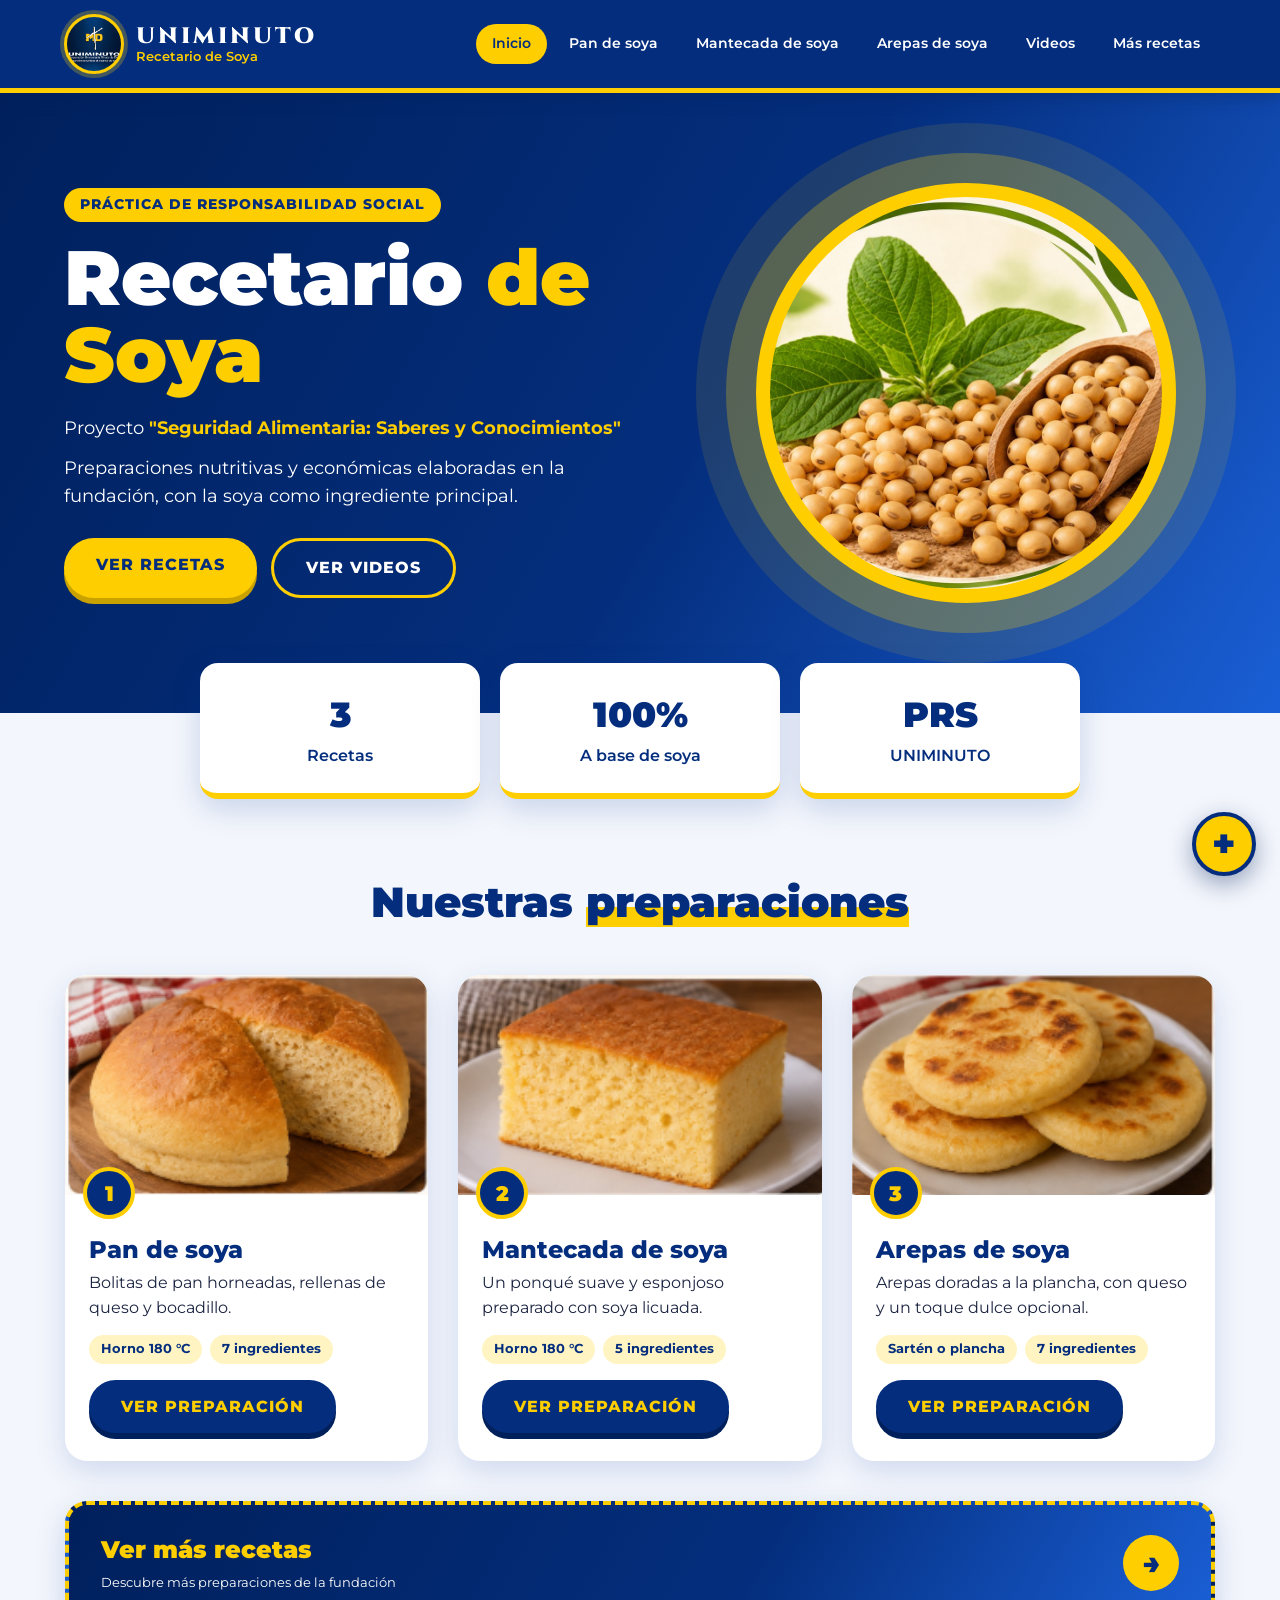
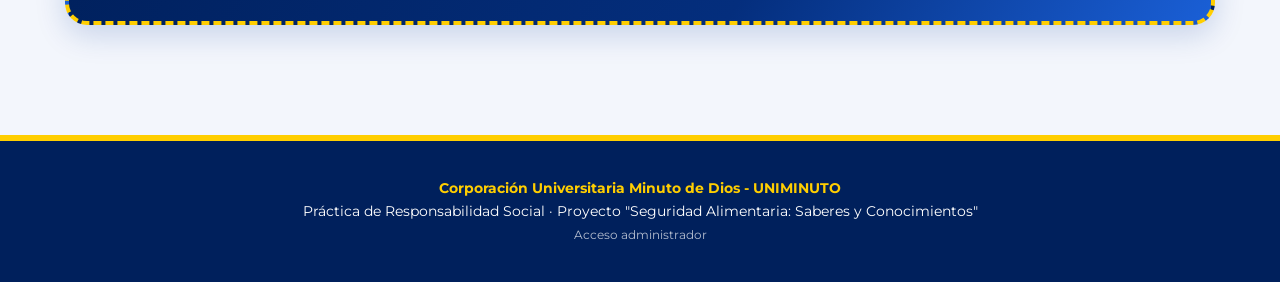
<file: index.html>
<!DOCTYPE html>
<html lang="es">
<head>
    <meta charset="UTF-8">
    <meta name="viewport" content="width=device-width, initial-scale=1.0">
    <title>Recetario de Soya - UNIMINUTO</title>
    <link rel="preconnect" href="https://fonts.googleapis.com">
    <link href="https://fonts.googleapis.com/css2?family=Cinzel:wght@700;900&family=Montserrat:wght@400;600;800;900&display=swap" rel="stylesheet">
    <link rel="stylesheet" href="pagina.css">
</head>
<body>

    <header class="barra">
        <a class="marca" href="index.html">
            <span class="marca-logo" role="img" aria-label="Logo UNIMINUTO"></span>
            <span class="marca-texto">
                <strong>UNIMINUTO</strong>
                <small>Recetario de Soya</small>
            </span>
        </a>
        <nav class="menu">
            <a href="index.html" class="activo">Inicio</a>
            
            <a href="pan-de-soya.html" class="">Pan de soya</a>
            
            <a href="mantecada-de-soya.html" class="">Mantecada de soya</a>
            
            <a href="arepas-de-soya.html" class="">Arepas de soya</a>
            
            <a href="videos.html">Videos</a>
            <a href="recetas.html">Más recetas</a>
        </nav>
    </header>

    

    <section class="portada">
        <div class="portada-contenido">
            <span class="etiqueta">Práctica de Responsabilidad Social</span>
            <h1>Recetario <span class="resaltado">de Soya</span></h1>
            <p class="portada-proyecto">Proyecto <strong>"Seguridad Alimentaria: Saberes y Conocimientos"</strong></p>
            <p>Preparaciones nutritivas y económicas elaboradas en la fundación, con la soya como ingrediente principal.</p>
            <div class="portada-botones">
                <a class="boton" href="#recetas">Ver recetas</a>
                <a class="boton boton-claro" href="videos.html">Ver videos</a>
            </div>
        </div>
        <div class="portada-circulo"></div>
    </section>

    <section class="info">
        <div class="info-item">
            <span class="info-numero">3</span>
            <span>Recetas</span>
        </div>
        <div class="info-item">
            <span class="info-numero">100%</span>
            <span>A base de soya</span>
        </div>
        <div class="info-item">
            <span class="info-numero">PRS</span>
            <span>UNIMINUTO</span>
        </div>
    </section>

    <section id="recetas" class="recetas">
        <h2 class="titulo-seccion">Nuestras <span>preparaciones</span></h2>
        <div class="tarjetas">
            
            <article class="tarjeta">
                <div class="tarjeta-imagen img-pan-de-soya">
                    <span class="tarjeta-numero">1</span>
                </div>
                <div class="tarjeta-cuerpo">
                    <h3>Pan de soya</h3>
                    <p>Bolitas de pan horneadas, rellenas de queso y bocadillo.</p>
                    <ul class="datos">
                        <li>Horno 180 °C</li>
                        <li>7 ingredientes</li>
                    </ul>
                    <a class="boton boton-azul" href="pan-de-soya.html">Ver preparación</a>
                </div>
            </article>
            
            <article class="tarjeta">
                <div class="tarjeta-imagen img-mantecada-de-soya">
                    <span class="tarjeta-numero">2</span>
                </div>
                <div class="tarjeta-cuerpo">
                    <h3>Mantecada de soya</h3>
                    <p>Un ponqué suave y esponjoso preparado con soya licuada.</p>
                    <ul class="datos">
                        <li>Horno 180 °C</li>
                        <li>5 ingredientes</li>
                    </ul>
                    <a class="boton boton-azul" href="mantecada-de-soya.html">Ver preparación</a>
                </div>
            </article>
            
            <article class="tarjeta">
                <div class="tarjeta-imagen img-arepas-de-soya">
                    <span class="tarjeta-numero">3</span>
                </div>
                <div class="tarjeta-cuerpo">
                    <h3>Arepas de soya</h3>
                    <p>Arepas doradas a la plancha, con queso y un toque dulce opcional.</p>
                    <ul class="datos">
                        <li>Sartén o plancha</li>
                        <li>7 ingredientes</li>
                    </ul>
                    <a class="boton boton-azul" href="arepas-de-soya.html">Ver preparación</a>
                </div>
            </article>
            
        </div>

        <a class="ver-mas" href="recetas.html">
            <span class="ver-mas-texto">
                <strong>Ver más recetas</strong>
                <small>Descubre más preparaciones de la fundación</small>
            </span>
            <span class="ver-mas-flecha" aria-hidden="true">&rarr;</span>
        </a>
    </section>

    

    <a class="boton-mas" href="agregar.html" title="Agregar o proponer una receta" aria-label="Agregar o proponer una receta">+</a>

    <footer class="pie">
        <p><strong>Corporación Universitaria Minuto de Dios - UNIMINUTO</strong></p>
        <p>Práctica de Responsabilidad Social · Proyecto "Seguridad Alimentaria: Saberes y Conocimientos"</p>
        <p><a href="login.html" style="opacity:.7;font-size:.85em">Acceso administrador</a></p>
    </footer>

</body>
</html>
</file>
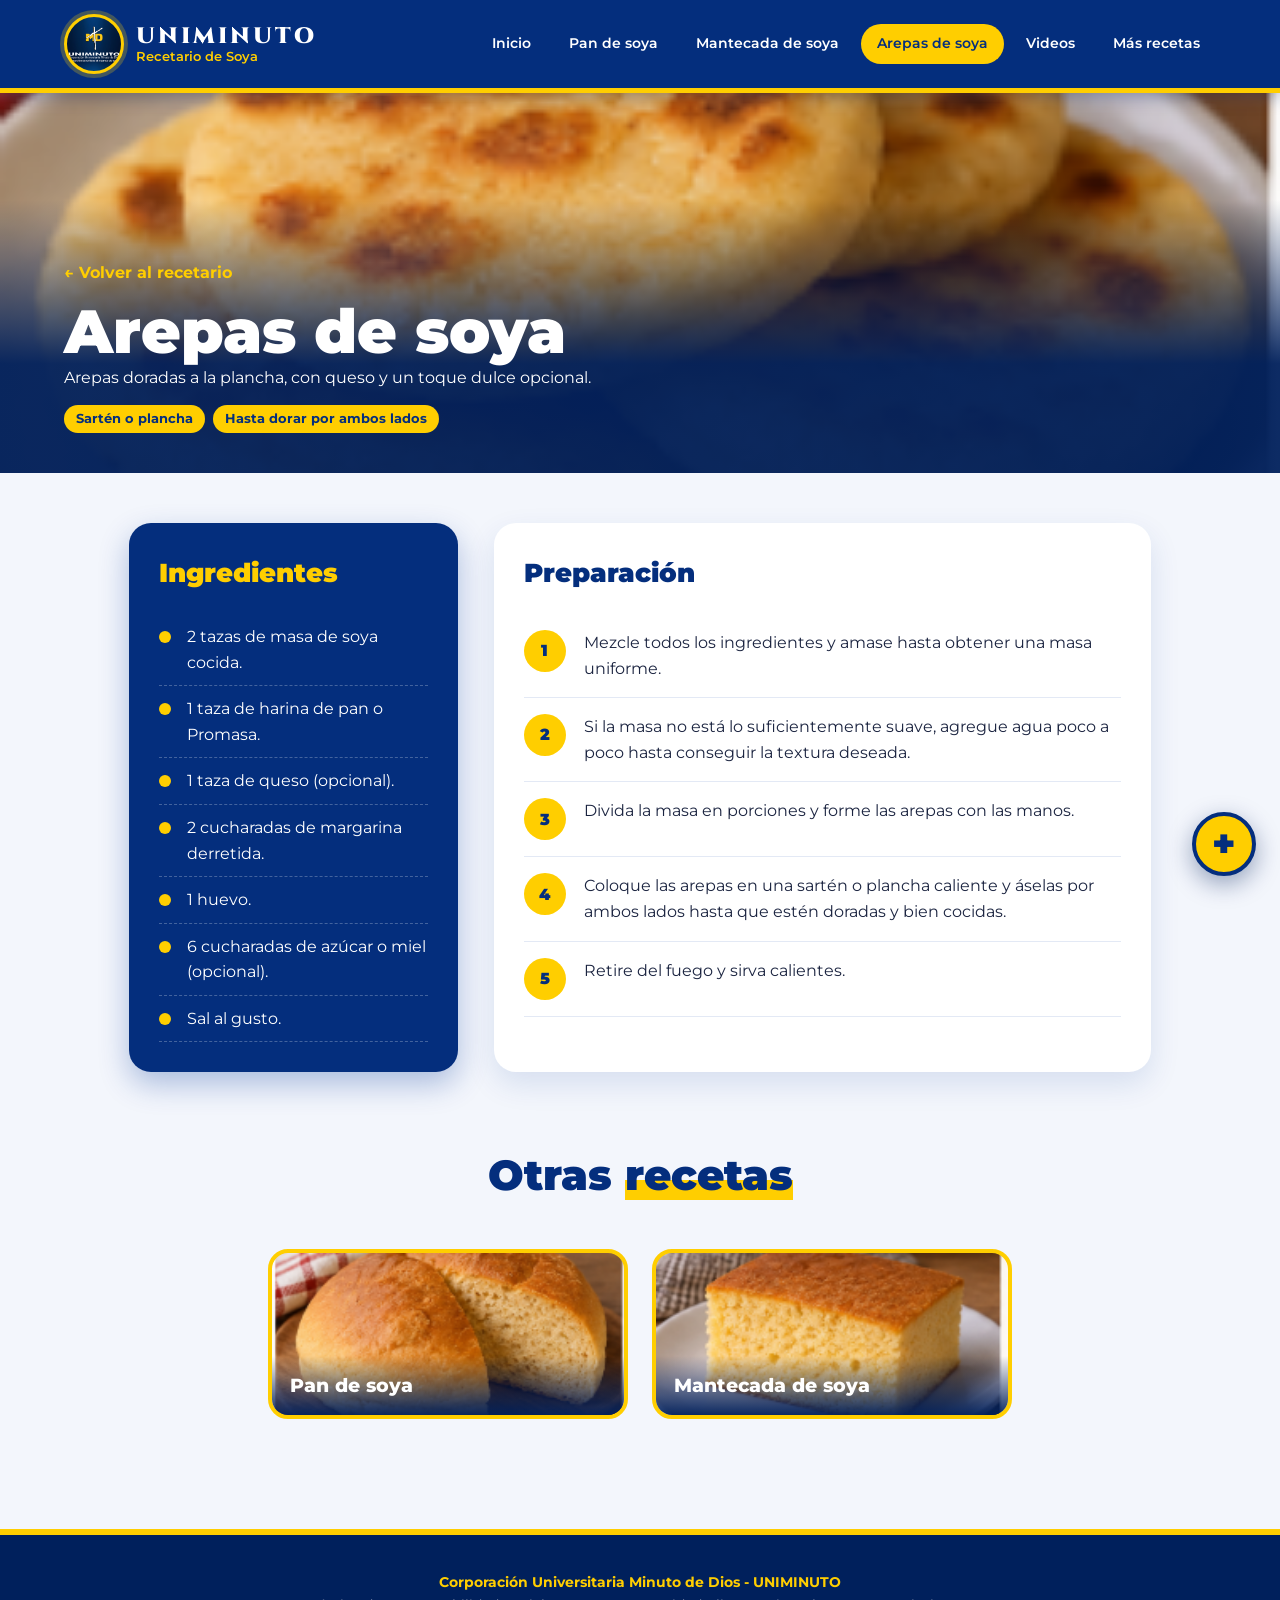
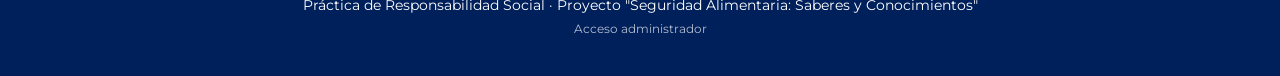
<file: arepas-de-soya.html>
<!DOCTYPE html>
<html lang="es">
<head>
    <meta charset="UTF-8">
    <meta name="viewport" content="width=device-width, initial-scale=1.0">
    <title>Arepas de soya | Recetario de Soya - UNIMINUTO</title>
    <link rel="preconnect" href="https://fonts.googleapis.com">
    <link href="https://fonts.googleapis.com/css2?family=Cinzel:wght@700;900&family=Montserrat:wght@400;600;800;900&display=swap" rel="stylesheet">
    <link rel="stylesheet" href="pagina.css">
</head>
<body>

    <header class="barra">
        <a class="marca" href="index.html">
            <span class="marca-logo" role="img" aria-label="Logo UNIMINUTO"></span>
            <span class="marca-texto">
                <strong>UNIMINUTO</strong>
                <small>Recetario de Soya</small>
            </span>
        </a>
        <nav class="menu">
            <a href="index.html" class="">Inicio</a>
            
            <a href="pan-de-soya.html" class="">Pan de soya</a>
            
            <a href="mantecada-de-soya.html" class="">Mantecada de soya</a>
            
            <a href="arepas-de-soya.html" class="activo">Arepas de soya</a>
            
            <a href="videos.html">Videos</a>
            <a href="recetas.html">Más recetas</a>
        </nav>
    </header>

    

    <section class="detalle-portada img-arepas-de-soya">
        <div class="detalle-capa">
            <a class="volver" href="index.html#recetas">&larr; Volver al recetario</a>
            <h1>Arepas de soya</h1>
            <p>Arepas doradas a la plancha, con queso y un toque dulce opcional.</p>
            <ul class="datos datos-claro">
                <li>Sartén o plancha</li>
                <li>Hasta dorar por ambos lados</li>
            </ul>
        </div>
    </section>

    <section class="detalle">
        <aside class="ingredientes">
            <h2>Ingredientes</h2>
            <ul>
                
                <li>2 tazas de masa de soya cocida.</li>
                
                <li>1 taza de harina de pan o Promasa.</li>
                
                <li>1 taza de queso (opcional).</li>
                
                <li>2 cucharadas de margarina derretida.</li>
                
                <li>1 huevo.</li>
                
                <li>6 cucharadas de azúcar o miel (opcional).</li>
                
                <li>Sal al gusto.</li>
                
            </ul>
        </aside>

        <div class="preparacion">
            <h2>Preparación</h2>
            <ol>
                
                <li><span class="paso">1</span><p>Mezcle todos los ingredientes y amase hasta obtener una masa uniforme.</p></li>
                
                <li><span class="paso">2</span><p>Si la masa no está lo suficientemente suave, agregue agua poco a poco hasta conseguir la textura deseada.</p></li>
                
                <li><span class="paso">3</span><p>Divida la masa en porciones y forme las arepas con las manos.</p></li>
                
                <li><span class="paso">4</span><p>Coloque las arepas en una sartén o plancha caliente y áselas por ambos lados hasta que estén doradas y bien cocidas.</p></li>
                
                <li><span class="paso">5</span><p>Retire del fuego y sirva calientes.</p></li>
                
            </ol>
            
        </div>
    </section>

    <section class="otras">
        <h2 class="titulo-seccion">Otras <span>recetas</span></h2>
        <div class="otras-lista">
            
            <a class="otra img-pan-de-soya" href="pan-de-soya.html">
                <span>Pan de soya</span>
            </a>
            
            <a class="otra img-mantecada-de-soya" href="mantecada-de-soya.html">
                <span>Mantecada de soya</span>
            </a>
            
        </div>
    </section>

    

    <a class="boton-mas" href="agregar.html" title="Agregar o proponer una receta" aria-label="Agregar o proponer una receta">+</a>

    <footer class="pie">
        <p><strong>Corporación Universitaria Minuto de Dios - UNIMINUTO</strong></p>
        <p>Práctica de Responsabilidad Social · Proyecto "Seguridad Alimentaria: Saberes y Conocimientos"</p>
        <p><a href="login.html" style="opacity:.7;font-size:.85em">Acceso administrador</a></p>
    </footer>

</body>
</html>
</file>
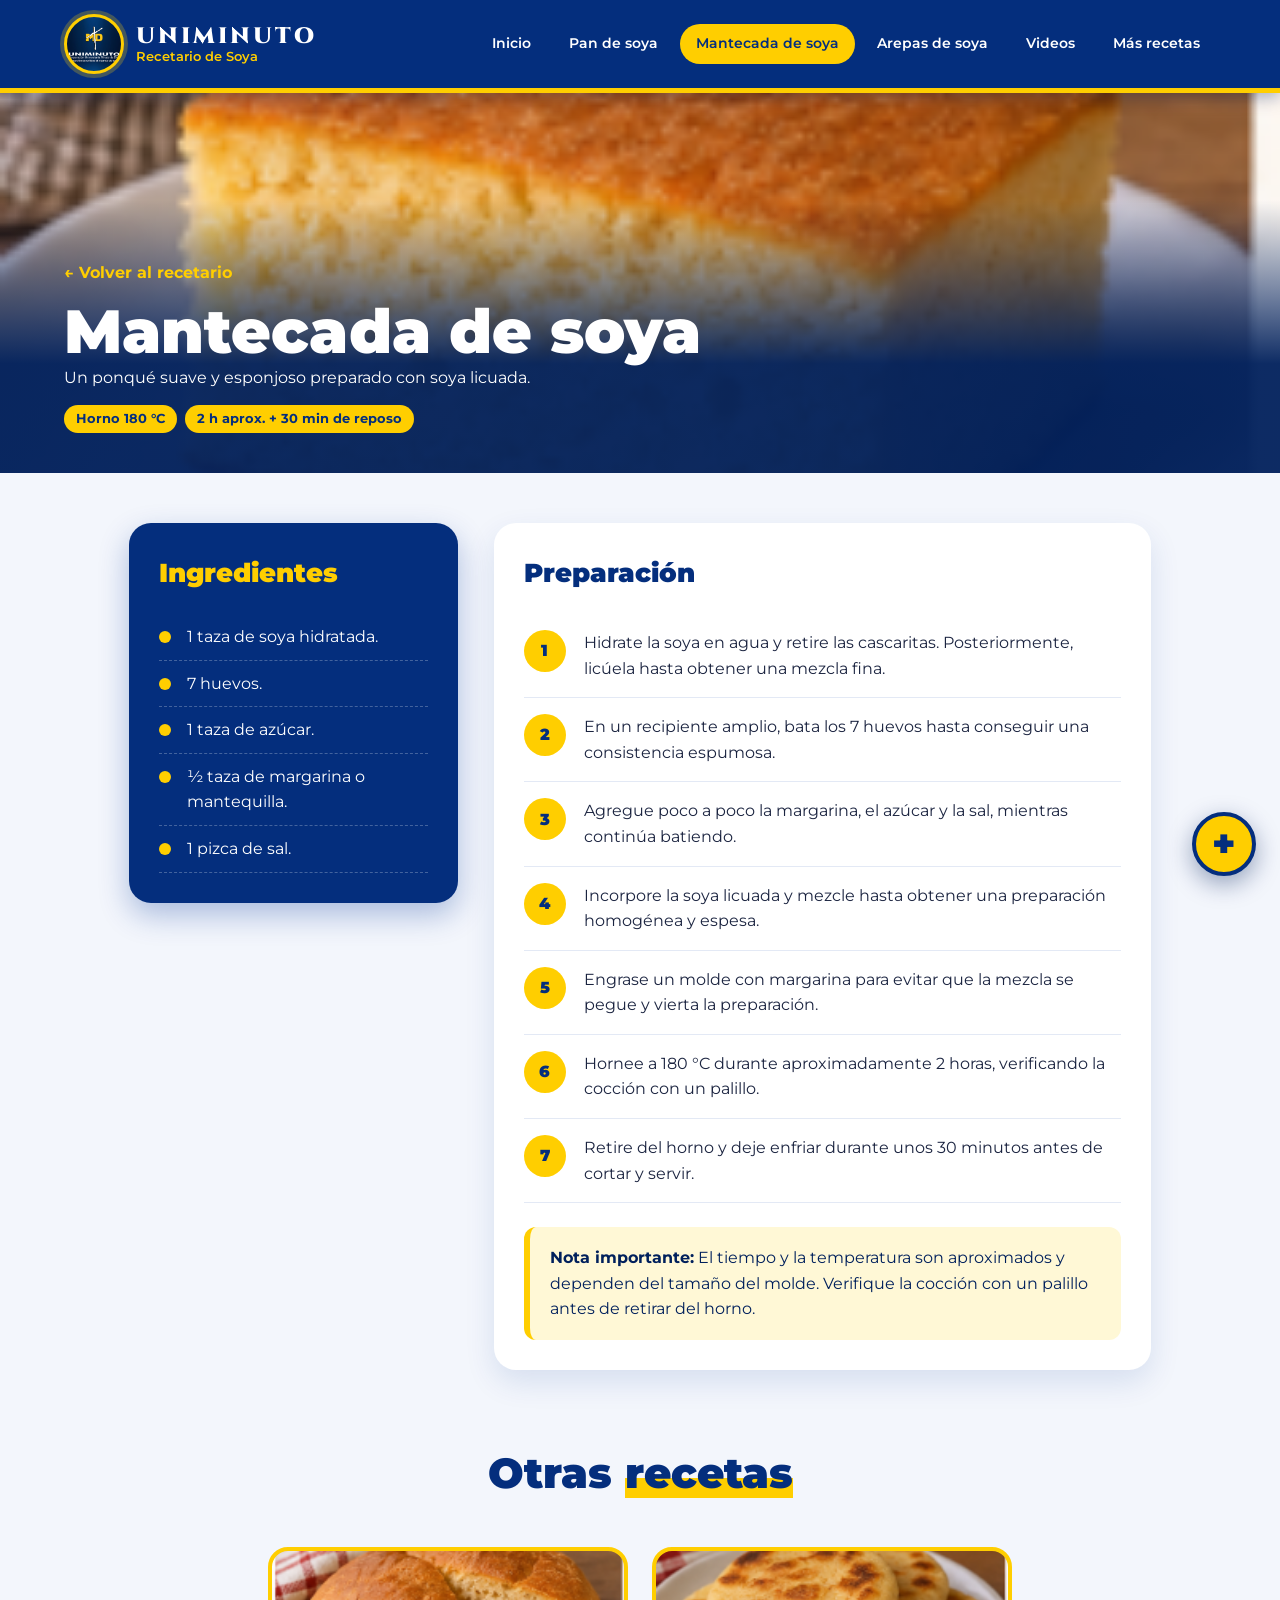
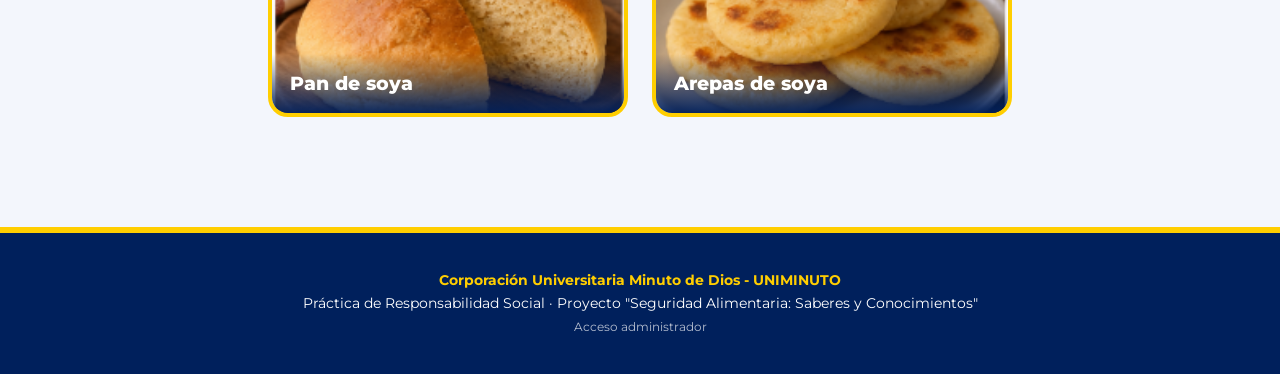
<file: mantecada-de-soya.html>
<!DOCTYPE html>
<html lang="es">
<head>
    <meta charset="UTF-8">
    <meta name="viewport" content="width=device-width, initial-scale=1.0">
    <title>Mantecada de soya | Recetario de Soya - UNIMINUTO</title>
    <link rel="preconnect" href="https://fonts.googleapis.com">
    <link href="https://fonts.googleapis.com/css2?family=Cinzel:wght@700;900&family=Montserrat:wght@400;600;800;900&display=swap" rel="stylesheet">
    <link rel="stylesheet" href="pagina.css">
</head>
<body>

    <header class="barra">
        <a class="marca" href="index.html">
            <span class="marca-logo" role="img" aria-label="Logo UNIMINUTO"></span>
            <span class="marca-texto">
                <strong>UNIMINUTO</strong>
                <small>Recetario de Soya</small>
            </span>
        </a>
        <nav class="menu">
            <a href="index.html" class="">Inicio</a>
            
            <a href="pan-de-soya.html" class="">Pan de soya</a>
            
            <a href="mantecada-de-soya.html" class="activo">Mantecada de soya</a>
            
            <a href="arepas-de-soya.html" class="">Arepas de soya</a>
            
            <a href="videos.html">Videos</a>
            <a href="recetas.html">Más recetas</a>
        </nav>
    </header>

    

    <section class="detalle-portada img-mantecada-de-soya">
        <div class="detalle-capa">
            <a class="volver" href="index.html#recetas">&larr; Volver al recetario</a>
            <h1>Mantecada de soya</h1>
            <p>Un ponqué suave y esponjoso preparado con soya licuada.</p>
            <ul class="datos datos-claro">
                <li>Horno 180 °C</li>
                <li>2 h aprox. + 30 min de reposo</li>
            </ul>
        </div>
    </section>

    <section class="detalle">
        <aside class="ingredientes">
            <h2>Ingredientes</h2>
            <ul>
                
                <li>1 taza de soya hidratada.</li>
                
                <li>7 huevos.</li>
                
                <li>1 taza de azúcar.</li>
                
                <li>½ taza de margarina o mantequilla.</li>
                
                <li>1 pizca de sal.</li>
                
            </ul>
        </aside>

        <div class="preparacion">
            <h2>Preparación</h2>
            <ol>
                
                <li><span class="paso">1</span><p>Hidrate la soya en agua y retire las cascaritas. Posteriormente, licúela hasta obtener una mezcla fina.</p></li>
                
                <li><span class="paso">2</span><p>En un recipiente amplio, bata los 7 huevos hasta conseguir una consistencia espumosa.</p></li>
                
                <li><span class="paso">3</span><p>Agregue poco a poco la margarina, el azúcar y la sal, mientras continúa batiendo.</p></li>
                
                <li><span class="paso">4</span><p>Incorpore la soya licuada y mezcle hasta obtener una preparación homogénea y espesa.</p></li>
                
                <li><span class="paso">5</span><p>Engrase un molde con margarina para evitar que la mezcla se pegue y vierta la preparación.</p></li>
                
                <li><span class="paso">6</span><p>Hornee a 180 °C durante aproximadamente 2 horas, verificando la cocción con un palillo.</p></li>
                
                <li><span class="paso">7</span><p>Retire del horno y deje enfriar durante unos 30 minutos antes de cortar y servir.</p></li>
                
            </ol>
            
            <div class="nota">
                <strong>Nota importante:</strong> El tiempo y la temperatura son aproximados y dependen del tamaño del molde. Verifique la cocción con un palillo antes de retirar del horno.
            </div>
            
        </div>
    </section>

    <section class="otras">
        <h2 class="titulo-seccion">Otras <span>recetas</span></h2>
        <div class="otras-lista">
            
            <a class="otra img-pan-de-soya" href="pan-de-soya.html">
                <span>Pan de soya</span>
            </a>
            
            <a class="otra img-arepas-de-soya" href="arepas-de-soya.html">
                <span>Arepas de soya</span>
            </a>
            
        </div>
    </section>

    

    <a class="boton-mas" href="agregar.html" title="Agregar o proponer una receta" aria-label="Agregar o proponer una receta">+</a>

    <footer class="pie">
        <p><strong>Corporación Universitaria Minuto de Dios - UNIMINUTO</strong></p>
        <p>Práctica de Responsabilidad Social · Proyecto "Seguridad Alimentaria: Saberes y Conocimientos"</p>
        <p><a href="login.html" style="opacity:.7;font-size:.85em">Acceso administrador</a></p>
    </footer>

</body>
</html>
</file>
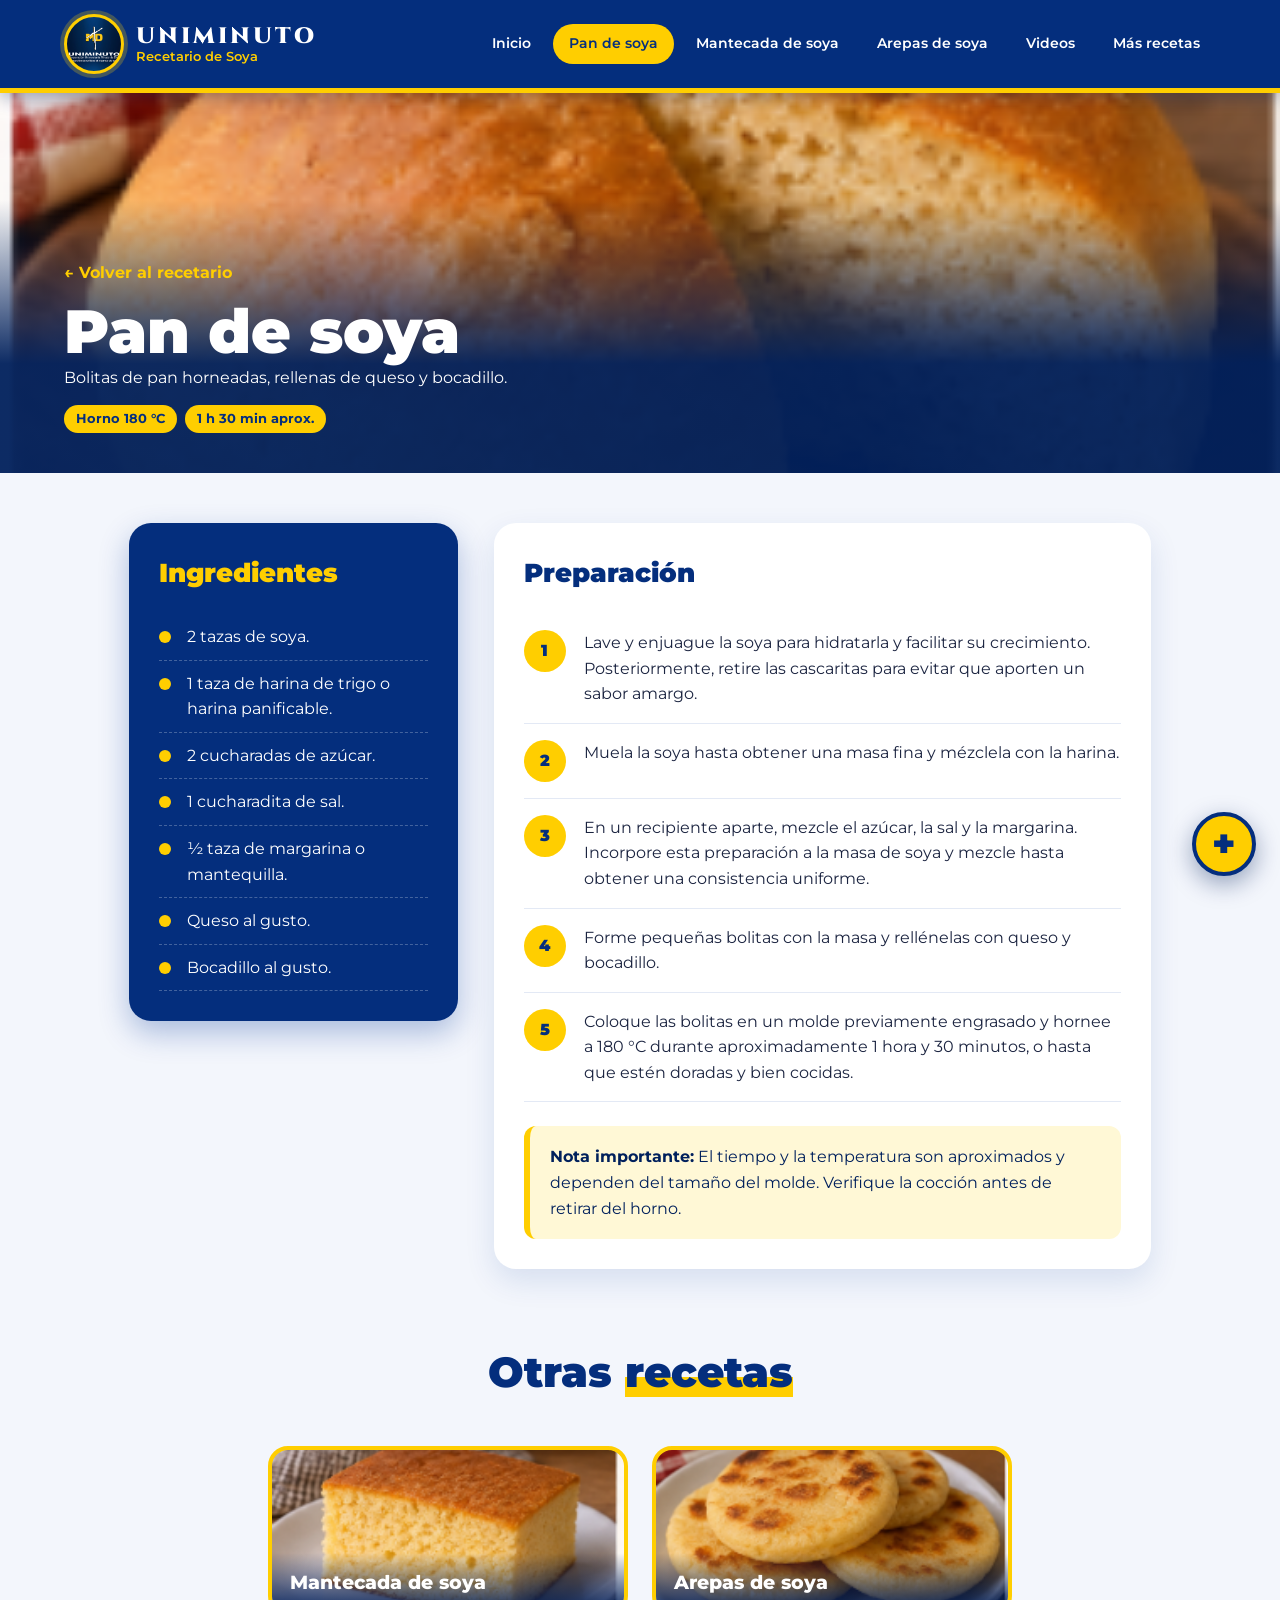
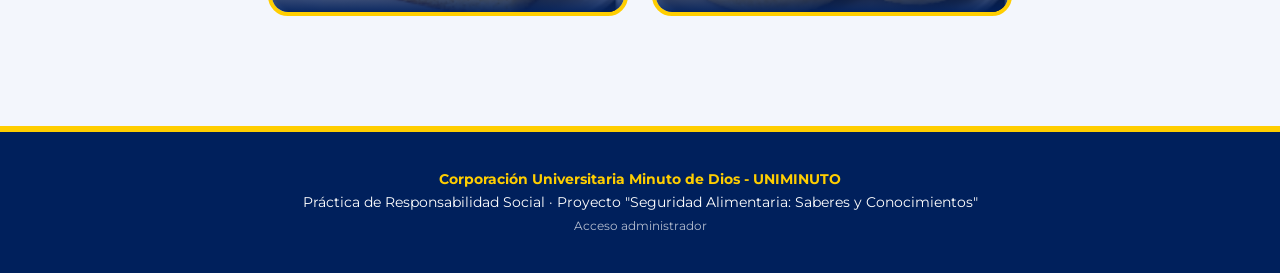
<file: pan-de-soya.html>
<!DOCTYPE html>
<html lang="es">
<head>
    <meta charset="UTF-8">
    <meta name="viewport" content="width=device-width, initial-scale=1.0">
    <title>Pan de soya | Recetario de Soya - UNIMINUTO</title>
    <link rel="preconnect" href="https://fonts.googleapis.com">
    <link href="https://fonts.googleapis.com/css2?family=Cinzel:wght@700;900&family=Montserrat:wght@400;600;800;900&display=swap" rel="stylesheet">
    <link rel="stylesheet" href="pagina.css">
</head>
<body>

    <header class="barra">
        <a class="marca" href="index.html">
            <span class="marca-logo" role="img" aria-label="Logo UNIMINUTO"></span>
            <span class="marca-texto">
                <strong>UNIMINUTO</strong>
                <small>Recetario de Soya</small>
            </span>
        </a>
        <nav class="menu">
            <a href="index.html" class="">Inicio</a>
            
            <a href="pan-de-soya.html" class="activo">Pan de soya</a>
            
            <a href="mantecada-de-soya.html" class="">Mantecada de soya</a>
            
            <a href="arepas-de-soya.html" class="">Arepas de soya</a>
            
            <a href="videos.html">Videos</a>
            <a href="recetas.html">Más recetas</a>
        </nav>
    </header>

    

    <section class="detalle-portada img-pan-de-soya">
        <div class="detalle-capa">
            <a class="volver" href="index.html#recetas">&larr; Volver al recetario</a>
            <h1>Pan de soya</h1>
            <p>Bolitas de pan horneadas, rellenas de queso y bocadillo.</p>
            <ul class="datos datos-claro">
                <li>Horno 180 °C</li>
                <li>1 h 30 min aprox.</li>
            </ul>
        </div>
    </section>

    <section class="detalle">
        <aside class="ingredientes">
            <h2>Ingredientes</h2>
            <ul>
                
                <li>2 tazas de soya.</li>
                
                <li>1 taza de harina de trigo o harina panificable.</li>
                
                <li>2 cucharadas de azúcar.</li>
                
                <li>1 cucharadita de sal.</li>
                
                <li>½ taza de margarina o mantequilla.</li>
                
                <li>Queso al gusto.</li>
                
                <li>Bocadillo al gusto.</li>
                
            </ul>
        </aside>

        <div class="preparacion">
            <h2>Preparación</h2>
            <ol>
                
                <li><span class="paso">1</span><p>Lave y enjuague la soya para hidratarla y facilitar su crecimiento. Posteriormente, retire las cascaritas para evitar que aporten un sabor amargo.</p></li>
                
                <li><span class="paso">2</span><p>Muela la soya hasta obtener una masa fina y mézclela con la harina.</p></li>
                
                <li><span class="paso">3</span><p>En un recipiente aparte, mezcle el azúcar, la sal y la margarina. Incorpore esta preparación a la masa de soya y mezcle hasta obtener una consistencia uniforme.</p></li>
                
                <li><span class="paso">4</span><p>Forme pequeñas bolitas con la masa y rellénelas con queso y bocadillo.</p></li>
                
                <li><span class="paso">5</span><p>Coloque las bolitas en un molde previamente engrasado y hornee a 180 °C durante aproximadamente 1 hora y 30 minutos, o hasta que estén doradas y bien cocidas.</p></li>
                
            </ol>
            
            <div class="nota">
                <strong>Nota importante:</strong> El tiempo y la temperatura son aproximados y dependen del tamaño del molde. Verifique la cocción antes de retirar del horno.
            </div>
            
        </div>
    </section>

    <section class="otras">
        <h2 class="titulo-seccion">Otras <span>recetas</span></h2>
        <div class="otras-lista">
            
            <a class="otra img-mantecada-de-soya" href="mantecada-de-soya.html">
                <span>Mantecada de soya</span>
            </a>
            
            <a class="otra img-arepas-de-soya" href="arepas-de-soya.html">
                <span>Arepas de soya</span>
            </a>
            
        </div>
    </section>

    

    <a class="boton-mas" href="agregar.html" title="Agregar o proponer una receta" aria-label="Agregar o proponer una receta">+</a>

    <footer class="pie">
        <p><strong>Corporación Universitaria Minuto de Dios - UNIMINUTO</strong></p>
        <p>Práctica de Responsabilidad Social · Proyecto "Seguridad Alimentaria: Saberes y Conocimientos"</p>
        <p><a href="login.html" style="opacity:.7;font-size:.85em">Acceso administrador</a></p>
    </footer>

</body>
</html>
</file>
<file: pagina.css>
:root {
    --azul: #042e7d;
    --azul-oscuro: #00205c;
    --azul-claro: #1a5fd6;
    --amarillo: #FFCE00;
    --amarillo-fuerte: #FFD300;
    --blanco: #ffffff;
    --gris: #f3f6fc;
    --texto: #1b2440;
}

* {
    margin: 0;
    padding: 0;
    box-sizing: border-box;
}

html {
    scroll-behavior: smooth;
}

[hidden] {
    display: none !important;
}

body {
    font-family: "Montserrat", Arial, sans-serif;
    background: var(--gris);
    color: var(--texto);
    line-height: 1.6;
}

a {
    text-decoration: none;
    color: inherit;
}

/* Imágenes de cada preparación (carpeta imagenes/) */
.img-pan-de-soya {
    background-image: url("imagenes/pan_soya.png"), linear-gradient(135deg, var(--amarillo), #f39c12);
}

.img-mantecada-de-soya {
    background-image: url("imagenes/mantecada_soya.png"), linear-gradient(135deg, var(--azul-claro), var(--azul));
}

.img-arepas-de-soya {
    background-image: url("imagenes/arepa_de_soya.png"), linear-gradient(135deg, var(--amarillo-fuerte), var(--azul));
}

.img-pan-de-soya,
.img-mantecada-de-soya,
.img-arepas-de-soya {
    background-size: cover;
    background-position: center;
}

/* Barra superior */
.barra {
    position: sticky;
    top: 0;
    z-index: 10;
    display: flex;
    justify-content: space-between;
    align-items: center;
    flex-wrap: wrap;
    gap: 12px;
    padding: 14px 5%;
    background: var(--azul);
    border-bottom: 5px solid var(--amarillo);
    box-shadow: 0 4px 16px rgba(0, 32, 92, 0.35);
}

.marca {
    display: flex;
    align-items: center;
    gap: 12px;
    color: var(--blanco);
}

.marca-logo {
    width: 60px;
    height: 60px;
    border-radius: 50%;
    border: 3px solid var(--amarillo);
    background: url("imagenes/uniminuto.jpg") center 45% / 130%, var(--azul-oscuro);
    box-shadow: 0 0 0 4px rgba(255, 206, 0, 0.25);
}

.marca-texto {
    display: flex;
    flex-direction: column;
    line-height: 1.1;
}

.marca-texto strong {
    font-family: "Trajan Pro", "Trajan Pro 3", "Trajan", "Cinzel", serif;
    font-weight: 900;
    font-size: 1.4rem;
    letter-spacing: 3px;
}

.marca-texto small {
    color: var(--amarillo);
    font-weight: 600;
}

.menu {
    display: flex;
    flex-wrap: wrap;
    gap: 6px;
}

.menu a {
    padding: 8px 16px;
    border-radius: 30px;
    color: var(--blanco);
    font-weight: 600;
    font-size: 0.9rem;
    transition: background 0.2s, color 0.2s;
}

.menu a:hover,
.menu a.activo {
    background: var(--amarillo);
    color: var(--azul);
}

/* Portada */
.portada {
    position: relative;
    overflow: hidden;
    display: flex;
    align-items: center;
    justify-content: space-between;
    gap: 40px;
    padding: 90px 5% 110px;
    background: linear-gradient(120deg, var(--azul-oscuro) 0%, var(--azul) 55%, var(--azul-claro) 100%);
    color: var(--blanco);
}

.portada-contenido {
    position: relative;
    z-index: 2;
    max-width: 680px;
}

.portada-circulo {
    flex-shrink: 0;
    width: 420px;
    height: 420px;
    margin-right: 40px;
    border-radius: 50%;
    border: 14px solid var(--amarillo);
    background: url("imagenes/portada.jpg") center / cover, var(--amarillo);
    box-shadow: 0 0 0 30px rgba(255, 206, 0, 0.25), 0 0 0 60px rgba(255, 206, 0, 0.1);
}

.etiqueta {
    display: inline-block;
    padding: 6px 16px;
    margin-bottom: 18px;
    border-radius: 30px;
    background: var(--amarillo);
    color: var(--azul);
    font-weight: 800;
    font-size: 0.85rem;
    text-transform: uppercase;
    letter-spacing: 1px;
}

.portada h1 {
    font-size: clamp(2.6rem, 7vw, 4.8rem);
    font-weight: 900;
    line-height: 1;
    margin-bottom: 20px;
}

.resaltado {
    color: var(--amarillo);
}

.portada p {
    font-size: 1.1rem;
    margin-bottom: 12px;
    max-width: 560px;
}

.portada-proyecto strong {
    color: var(--amarillo);
}

/* Botones */
.boton {
    display: inline-block;
    margin-top: 16px;
    padding: 14px 32px;
    border-radius: 40px;
    background: var(--amarillo);
    color: var(--azul);
    font-weight: 800;
    text-transform: uppercase;
    letter-spacing: 1px;
    box-shadow: 0 6px 0 #c9a200;
    transition: transform 0.15s, box-shadow 0.15s;
}

.boton:hover {
    transform: translateY(3px);
    box-shadow: 0 3px 0 #c9a200;
}

.boton-azul {
    background: var(--azul);
    color: var(--amarillo);
    box-shadow: 0 6px 0 var(--azul-oscuro);
}

.boton-azul:hover {
    box-shadow: 0 3px 0 var(--azul-oscuro);
}

/* Franja de datos */
.info {
    display: flex;
    justify-content: center;
    flex-wrap: wrap;
    gap: 20px;
    margin: -50px 5% 0;
    position: relative;
    z-index: 3;
}

.info-item {
    flex: 1 1 200px;
    max-width: 280px;
    padding: 24px;
    border-radius: 18px;
    background: var(--blanco);
    border-bottom: 6px solid var(--amarillo);
    box-shadow: 0 10px 30px rgba(0, 54, 152, 0.18);
    text-align: center;
    font-weight: 600;
    color: var(--azul);
}

.info-numero {
    display: block;
    font-size: 2.2rem;
    font-weight: 900;
}

/* Recetas */
.recetas,
.otras {
    padding: 70px 5%;
}

.titulo-seccion {
    text-align: center;
    font-size: clamp(1.8rem, 4vw, 2.6rem);
    font-weight: 900;
    color: var(--azul);
    margin-bottom: 40px;
}

.titulo-seccion span {
    background: linear-gradient(transparent 60%, var(--amarillo) 60%);
}

.tarjetas {
    display: grid;
    grid-template-columns: repeat(auto-fit, minmax(280px, 1fr));
    gap: 30px;
    max-width: 1150px;
    margin: 0 auto;
}

.tarjeta {
    overflow: hidden;
    border-radius: 22px;
    background: var(--blanco);
    box-shadow: 0 10px 30px rgba(0, 54, 152, 0.15);
    transition: transform 0.25s, box-shadow 0.25s;
}

.tarjeta:hover {
    transform: translateY(-8px);
    box-shadow: 0 18px 40px rgba(0, 54, 152, 0.28);
}

.tarjeta-imagen {
    position: relative;
    height: 220px;
}

.tarjeta-numero {
    position: absolute;
    left: 18px;
    bottom: -24px;
    display: grid;
    place-items: center;
    width: 52px;
    height: 52px;
    border-radius: 50%;
    background: var(--azul);
    color: var(--amarillo);
    border: 4px solid var(--amarillo);
    font-weight: 900;
    font-size: 1.3rem;
}

.tarjeta-cuerpo {
    padding: 36px 24px 28px;
}

.tarjeta-cuerpo h3 {
    font-size: 1.5rem;
    font-weight: 800;
    color: var(--azul);
}

.datos {
    display: flex;
    flex-wrap: wrap;
    gap: 8px;
    margin-top: 14px;
    list-style: none;
}

.datos li {
    padding: 4px 12px;
    border-radius: 20px;
    background: #fff4c2;
    color: var(--azul);
    font-size: 0.8rem;
    font-weight: 700;
}

.datos-claro li {
    background: var(--amarillo);
}

/* Detalle de receta */
.detalle-portada {
    min-height: 380px;
    display: flex;
    align-items: flex-end;
}

.detalle-capa {
    width: 100%;
    padding: 60px 5% 40px;
    background: linear-gradient(transparent, rgba(0, 32, 92, 0.95) 60%);
    color: var(--blanco);
}

.volver {
    display: inline-block;
    margin-bottom: 12px;
    color: var(--amarillo);
    font-weight: 700;
}

.volver:hover {
    text-decoration: underline;
}

.detalle-capa h1 {
    font-size: clamp(2.2rem, 6vw, 3.8rem);
    font-weight: 900;
    line-height: 1.1;
}

.detalle {
    display: grid;
    grid-template-columns: minmax(260px, 1fr) 2fr;
    gap: 36px;
    max-width: 1150px;
    margin: 50px auto 0;
    padding: 0 5%;
}

.ingredientes {
    align-self: start;
    position: sticky;
    top: 110px;
    padding: 30px;
    border-radius: 22px;
    background: var(--azul);
    color: var(--blanco);
    box-shadow: 0 12px 30px rgba(0, 54, 152, 0.3);
}

.ingredientes h2,
.preparacion h2 {
    font-size: 1.6rem;
    font-weight: 900;
    margin-bottom: 20px;
}

.ingredientes h2 {
    color: var(--amarillo);
}

.ingredientes ul {
    list-style: none;
}

.ingredientes li {
    position: relative;
    padding: 10px 0 10px 28px;
    border-bottom: 1px dashed rgba(255, 255, 255, 0.25);
}

.ingredientes li::before {
    content: "";
    position: absolute;
    left: 0;
    top: 17px;
    width: 12px;
    height: 12px;
    border-radius: 50%;
    background: var(--amarillo);
}

.preparacion {
    padding: 30px;
    border-radius: 22px;
    background: var(--blanco);
    box-shadow: 0 12px 30px rgba(0, 54, 152, 0.12);
}

.preparacion h2 {
    color: var(--azul);
}

.preparacion ol {
    list-style: none;
}

.preparacion li {
    display: flex;
    gap: 18px;
    padding: 16px 0;
    border-bottom: 1px solid #e3e9f5;
}

.paso {
    flex-shrink: 0;
    display: grid;
    place-items: center;
    width: 42px;
    height: 42px;
    border-radius: 50%;
    background: var(--amarillo);
    color: var(--azul);
    font-weight: 900;
}

.nota {
    margin-top: 24px;
    padding: 18px 20px;
    border-left: 6px solid var(--amarillo);
    border-radius: 12px;
    background: #fff8d6;
    color: var(--azul-oscuro);
}

/* Otras recetas */
.otras-lista {
    display: flex;
    flex-wrap: wrap;
    justify-content: center;
    gap: 24px;
}

.otra {
    position: relative;
    flex: 1 1 260px;
    max-width: 360px;
    height: 170px;
    overflow: hidden;
    border-radius: 20px;
    border: 4px solid var(--amarillo);
    display: flex;
    align-items: flex-end;
    transition: transform 0.2s;
}

.otra:hover {
    transform: scale(1.03);
}

.otra span {
    width: 100%;
    padding: 14px 18px;
    background: linear-gradient(transparent, rgba(0, 32, 92, 0.95));
    color: var(--blanco);
    font-weight: 800;
    font-size: 1.2rem;
}

/* Pie de página */
.pie {
    margin-top: 40px;
    padding: 36px 5%;
    background: var(--azul-oscuro);
    border-top: 6px solid var(--amarillo);
    color: var(--blanco);
    text-align: center;
    font-size: 0.9rem;
}

.pie strong {
    color: var(--amarillo);
}

/* ============================================================
   Recetas de la comunidad
   ============================================================ */

/* Imagen de una receta de la comunidad (la pone el JavaScript) */
.img-comunidad {
    background-image: linear-gradient(135deg, var(--amarillo), var(--azul));
    background-size: cover;
    background-position: center;
}

/* Caja "Ver más recetas" debajo de las tarjetas */
.ver-mas {
    display: flex;
    align-items: center;
    justify-content: space-between;
    gap: 20px;
    max-width: 1150px;
    margin: 40px auto 0;
    padding: 26px 32px;
    border-radius: 22px;
    border: 4px dashed var(--amarillo);
    background: linear-gradient(120deg, var(--azul-oscuro), var(--azul) 60%, var(--azul-claro));
    color: var(--blanco);
    box-shadow: 0 10px 30px rgba(0, 54, 152, 0.18);
    transition: transform 0.25s, box-shadow 0.25s;
}

.ver-mas:hover {
    transform: translateY(-4px);
    box-shadow: 0 18px 40px rgba(0, 54, 152, 0.28);
}

.ver-mas-texto strong {
    display: block;
    font-size: 1.5rem;
    font-weight: 900;
    color: var(--amarillo);
}

.ver-mas-flecha {
    flex-shrink: 0;
    display: grid;
    place-items: center;
    width: 56px;
    height: 56px;
    border-radius: 50%;
    background: var(--amarillo);
    color: var(--azul);
    font-size: 1.8rem;
    font-weight: 900;
    transition: transform 0.25s;
}

.ver-mas:hover .ver-mas-flecha {
    transform: translateX(6px);
}

/* Botón flotante "+" para agregar recetas */
.boton-mas {
    position: fixed;
    right: 24px;
    bottom: 24px;
    z-index: 20;
    display: grid;
    place-items: center;
    width: 64px;
    height: 64px;
    border-radius: 50%;
    background: var(--amarillo);
    color: var(--azul);
    border: 4px solid var(--azul);
    font-size: 2.4rem;
    font-weight: 900;
    line-height: 1;
    box-shadow: 0 8px 24px rgba(0, 32, 92, 0.4);
    transition: transform 0.2s;
}

.boton-mas:hover {
    transform: scale(1.1) rotate(90deg);
}

/* Subtítulos y mensajes en la página de todas las recetas */
.subtitulo-seccion {
    max-width: 1150px;
    margin: 0 auto 24px;
    font-size: 1.4rem;
    font-weight: 900;
    color: var(--azul);
}

.subtitulo-seccion + .tarjetas {
    margin-bottom: 60px;
}

.estado {
    grid-column: 1 / -1;
    max-width: 1150px;
    margin: 0 auto;
    padding: 30px;
    border-radius: 22px;
    background: var(--blanco);
    text-align: center;
    color: var(--azul);
    font-weight: 600;
    box-shadow: 0 10px 30px rgba(0, 54, 152, 0.1);
}

.estado .boton {
    margin-top: 18px;
}

/* Formulario para agregar recetas */
.agregar {
    display: grid;
    grid-template-columns: 2fr minmax(260px, 1fr);
    gap: 36px;
    max-width: 1150px;
    margin: 0 auto;
}

.formulario {
    padding: 30px;
    border-radius: 22px;
    background: var(--blanco);
    box-shadow: 0 12px 30px rgba(0, 54, 152, 0.12);
}

.pasos-indicador {
    display: flex;
    gap: 10px;
    margin-bottom: 28px;
    list-style: none;
}

.pasos-indicador li {
    flex: 1;
    padding: 10px;
    border-radius: 14px;
    background: var(--gris);
    color: #8a94ad;
    text-align: center;
    font-weight: 800;
    font-size: 0.85rem;
}

.pasos-indicador li.actual {
    background: var(--amarillo);
    color: var(--azul);
}

.pasos-indicador li.hecho {
    background: var(--azul);
    color: var(--amarillo);
}

.etapa h2 {
    font-size: 1.6rem;
    font-weight: 900;
    color: var(--azul);
    margin-bottom: 6px;
}

.etapa-ayuda {
    margin-bottom: 20px;
    color: #5a6582;
}

.campo {
    display: block;
    margin-bottom: 18px;
    font-weight: 700;
    color: var(--azul);
}

.campo input,
.campo textarea,
.fila-agregar input,
.fila-agregar textarea {
    display: block;
    width: 100%;
    margin-top: 6px;
    padding: 12px 16px;
    border: 2px solid #d5deef;
    border-radius: 14px;
    font: inherit;
    font-weight: 400;
    color: var(--texto);
    background: var(--blanco);
}

.campo input:focus,
.campo textarea:focus,
.fila-agregar input:focus,
.fila-agregar textarea:focus {
    outline: none;
    border-color: var(--azul-claro);
}

.fila-agregar {
    display: flex;
    gap: 10px;
    align-items: flex-end;
    margin-bottom: 18px;
}

.fila-agregar input,
.fila-agregar textarea {
    margin-top: 0;
}

.fila-agregar .boton {
    margin-top: 0;
    flex-shrink: 0;
}

.boton-secundario {
    background: var(--gris);
    color: var(--azul);
    box-shadow: 0 6px 0 #d5deef;
}

.boton-secundario:hover {
    box-shadow: 0 3px 0 #d5deef;
}

.botones-etapa {
    display: flex;
    justify-content: space-between;
    flex-wrap: wrap;
    gap: 12px;
    margin-top: 24px;
}

.boton:disabled {
    opacity: 0.5;
    cursor: not-allowed;
    transform: none;
}

button.boton {
    border: none;
    font: inherit;
    font-weight: 800;
    cursor: pointer;
}

/* Botón para quitar un ingrediente o un paso */
.quitar {
    flex-shrink: 0;
    margin-left: auto;
    width: 30px;
    height: 30px;
    border: none;
    border-radius: 50%;
    background: rgba(255, 255, 255, 0.15);
    color: inherit;
    font-weight: 900;
    cursor: pointer;
}

.quitar:hover {
    background: #e74c3c;
    color: var(--blanco);
}

.ingredientes li.con-quitar {
    display: flex;
    align-items: center;
    gap: 10px;
}

.preparacion li .quitar {
    background: var(--gris);
    color: var(--azul);
}

.vacio {
    opacity: 0.7;
    font-style: italic;
}

.lista-pasos {
    list-style: none;
}

.lista-pasos li {
    display: flex;
    align-items: flex-start;
    gap: 14px;
    padding: 12px 0;
    border-bottom: 1px solid #e3e9f5;
}

/* Imagen */
.opcion-imagen {
    display: flex;
    align-items: center;
    gap: 10px;
    margin-bottom: 18px;
    font-weight: 700;
    color: var(--azul);
    cursor: pointer;
}

.opcion-imagen input {
    width: 20px;
    height: 20px;
}

.vista-previa {
    display: block;
    width: 100%;
    max-height: 320px;
    object-fit: cover;
    margin-top: 14px;
    border-radius: 16px;
    border: 4px solid var(--amarillo);
}

.alerta {
    margin-top: 16px;
    padding: 14px 18px;
    border-radius: 12px;
    font-weight: 600;
}

.alerta-info {
    background: #e6efff;
    color: var(--azul);
}

.alerta-ok {
    background: #e3f7e8;
    color: #1e7a3a;
}

.alerta-error {
    background: #fde8e6;
    color: #b0281a;
}

@media (max-width: 800px) {
    .agregar {
        grid-template-columns: 1fr;
    }

    .fila-agregar {
        flex-direction: column;
        align-items: stretch;
    }

    .ver-mas {
        padding: 22px;
    }

    .ver-mas-texto strong {
        font-size: 1.2rem;
    }
}

@media (max-width: 800px) {
    .detalle {
        grid-template-columns: 1fr;
    }

    .ingredientes {
        position: static;
    }

    .portada {
        flex-direction: column-reverse;
        text-align: center;
    }

    .portada p {
        margin-left: auto;
        margin-right: auto;
    }

    .portada-circulo {
        width: 240px;
        height: 240px;
        margin-right: 0;
        border-width: 10px;
    }

    .barra {
        justify-content: center;
    }

    .menu {
        justify-content: center;
    }
}

/* Contraseña con botón mostrar/ocultar y enlace de recuperación */
.clave-caja {
    display: flex;
    gap: 8px;
    align-items: center;
    margin: 6px 0 14px;
}

.clave-caja input {
    flex: 1;
    margin-top: 0;
    padding: 12px 16px;
    border: 2px solid #d5deef;
    border-radius: 14px;
    font: inherit;
}

.clave-caja input:focus {
    outline: none;
    border-color: var(--azul-claro);
}

.clave-caja .boton {
    padding: 10px 16px;
    white-space: nowrap;
}

.enlace-boton {
    display: block;
    margin: 0 0 14px;
    padding: 0;
    border: 0;
    background: none;
    color: var(--azul-claro);
    font: inherit;
    font-weight: 600;
    text-decoration: underline;
    cursor: pointer;
}

label.campo[for="clave"] {
    margin-bottom: 0;
}

/* Solicitudes pendientes */
.solicitud h3 { color: var(--azul); margin-bottom: 6px; }
.solicitud h4 { margin: 16px 0 6px; color: var(--azul); }
.solicitud-lista { margin-left: 22px; }
.solicitud-lista li { margin-bottom: 4px; }

/* Videos de YouTube (miniatura liviana; el video se carga al pulsar) */
.video-miniatura {
    position: relative;
    display: block;
    width: 100%;
    aspect-ratio: 16 / 9;
    padding: 0;
    border: 0;
    background: #0b1f4d center / cover no-repeat;
    cursor: pointer;
}

.video-miniatura::after {
    content: "▶";
    position: absolute;
    inset: 0;
    margin: auto;
    width: 64px;
    height: 64px;
    display: grid;
    place-items: center;
    padding-left: 4px;
    border-radius: 50%;
    background: rgba(255, 206, 0, 0.95);
    color: var(--azul);
    font-size: 26px;
}

.video-caja iframe {
    display: block;
    width: 100%;
    aspect-ratio: 16 / 9;
    border: 0;
}

/* Portada: dos botones juntos */
.portada-botones {
    display: flex;
    flex-wrap: wrap;
    gap: 14px;
}

.boton-claro {
    background: transparent;
    color: var(--blanco);
    border: 3px solid var(--amarillo);
    box-shadow: none;
}

.boton-claro:hover {
    background: var(--amarillo);
    color: var(--azul);
}

/* Arreglos para pantallas pequeñas */
.clave-caja input {
    min-width: 0;
}

@media (max-width: 480px) {
    .menu {
        gap: 2px 4px;
    }

    .menu a {
        padding: 8px 11px;
        font-size: 14px;
    }
}

/* Panel de administración */
.pestanas { display: flex; flex-wrap: wrap; gap: 8px; margin-bottom: 22px; }
.pestana {
    padding: 12px 22px; border: 2px solid #d5deef; border-radius: 40px;
    background: var(--blanco); color: var(--azul); font: inherit; font-weight: 700; cursor: pointer;
}
.pestana.activa { background: var(--azul); border-color: var(--azul); color: var(--amarillo); }
.contador {
    display: inline-block; min-width: 22px; margin-left: 6px; padding: 1px 7px; border-radius: 12px;
    background: var(--amarillo); color: var(--azul); font-size: .8rem; text-align: center;
}
.panel-cabecera { display: flex; flex-wrap: wrap; gap: 14px; align-items: center; justify-content: space-between; margin-bottom: 18px; }
.panel-cabecera p { flex: 1; min-width: 220px; margin: 0; }
.panel-cabecera .boton { margin-top: 0; }
.fila-admin {
    display: flex; flex-wrap: wrap; gap: 12px; align-items: center; justify-content: space-between;
    padding: 16px 20px; margin-bottom: 12px; background: var(--blanco); border-radius: 16px;
    box-shadow: 0 6px 18px rgba(4, 46, 125, 0.08);
}
.fila-info { min-width: 200px; flex: 1; display: flex; flex-direction: column; gap: 4px; }
.fila-info small { color: #5b6b8c; }
.fila-miniatura { width: 96px; height: 54px; object-fit: cover; border-radius: 8px; background: #0b1f4d; }
.fila-botones { display: flex; flex-wrap: wrap; gap: 8px; }
.boton-chico { margin-top: 0; padding: 9px 18px; font-size: .78rem; box-shadow: none; }
.boton-peligro { background: #fde8e8; color: #a00; }
.boton-peligro:hover { background: #f9d0d0; }

.boton-chico { font: inherit; font-size: .8rem; font-weight: 800; letter-spacing: .04em; text-transform: uppercase; line-height: 1.2; }

/* Videos más pequeños: tarjetas de ancho fijo y reproductor compacto */
.tarjetas-video {
    grid-template-columns: repeat(auto-fill, minmax(220px, 260px));
    justify-content: center;
    gap: 22px;
}
.tarjetas-video .tarjeta-cuerpo { padding: 14px 16px 18px; }
.tarjetas-video .tarjeta-cuerpo h3 { font-size: 1rem; margin-bottom: 6px; }
.tarjetas-video .tarjeta-cuerpo p { font-size: 0.88rem; }
.tarjetas-video .video-miniatura::after { width: 44px; height: 44px; font-size: 18px; }

.proponer-video { max-width: 620px; margin: 0 auto 34px; text-align: center; }
.proponer-video .formulario { text-align: left; margin-top: 16px; }
.oculto-trampa { position: absolute; left: -9999px; width: 1px; height: 1px; overflow: hidden; }
.video-mini { width: 120px; aspect-ratio: 16 / 9; border-radius: 8px; background: #0b1f4d center / cover no-repeat; flex: none; }
.solicitud-video { display: flex; gap: 16px; align-items: flex-start; flex-wrap: wrap; }
</file>
